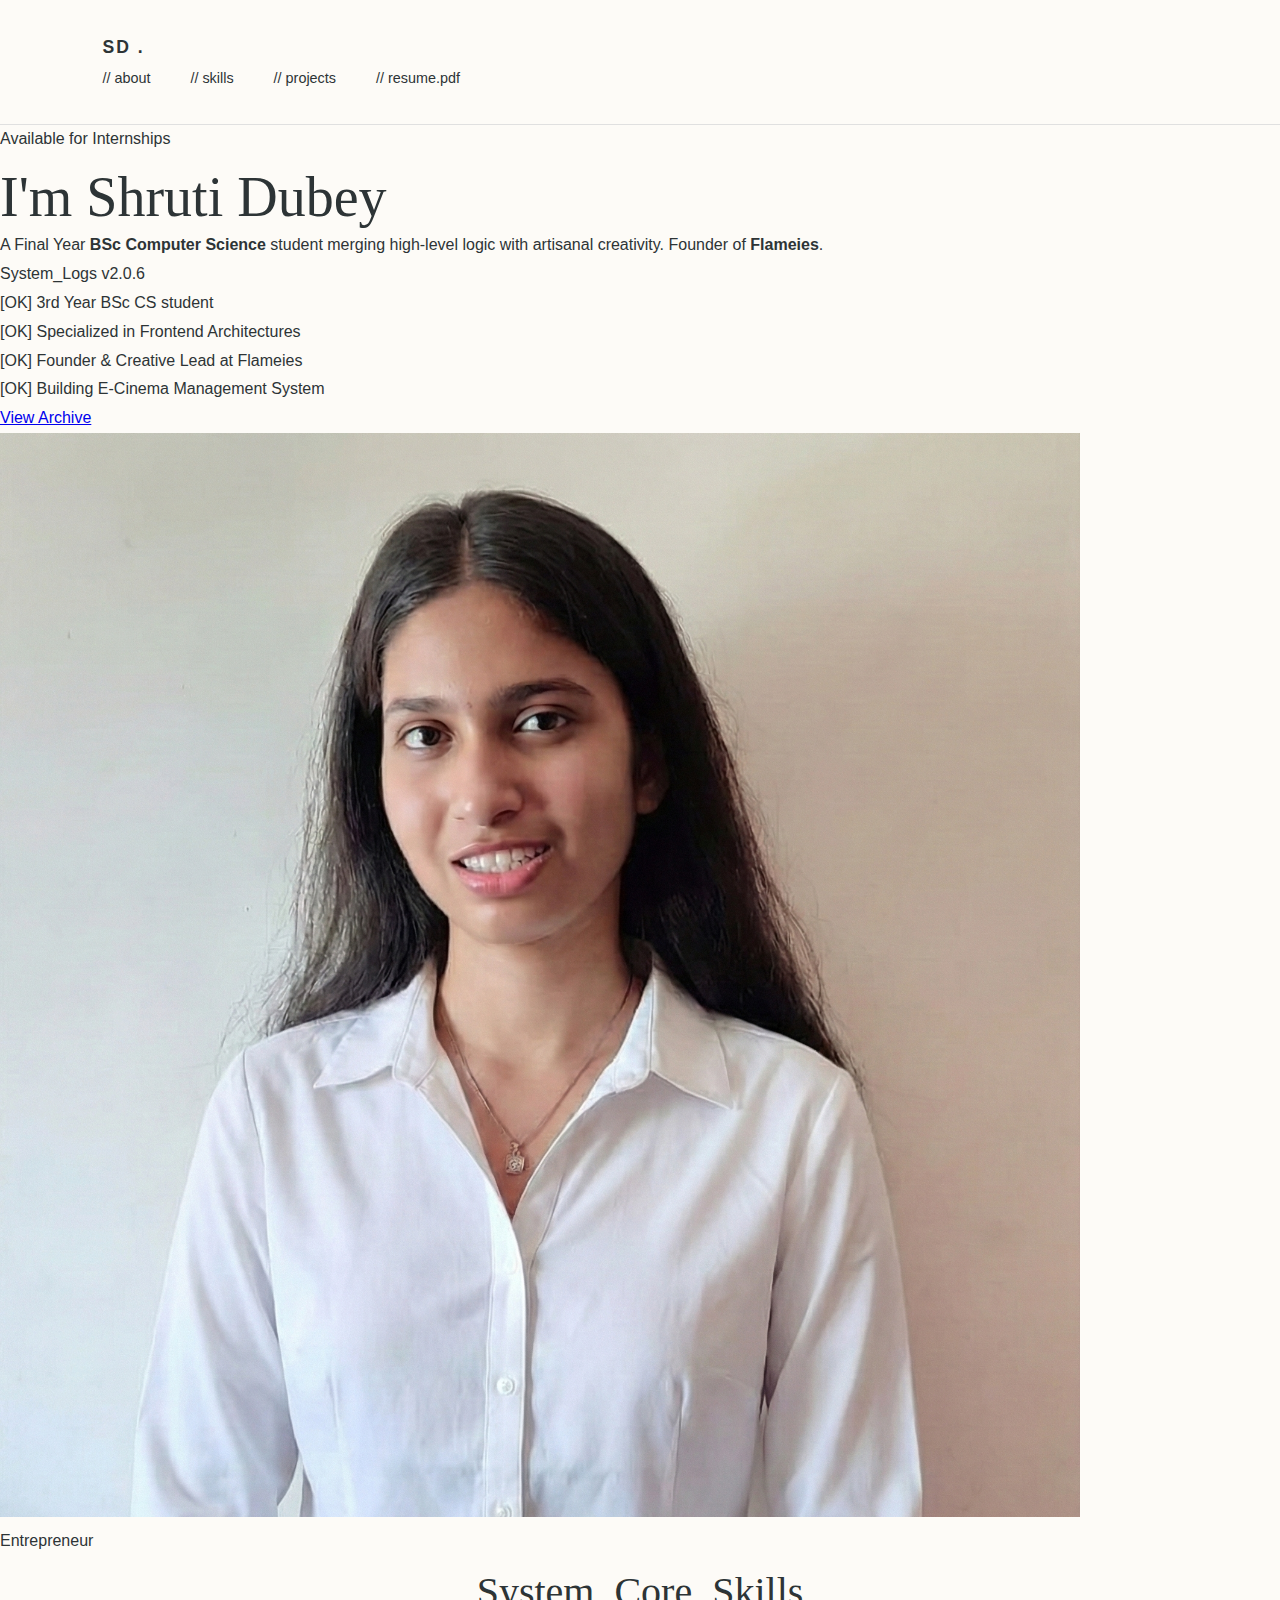
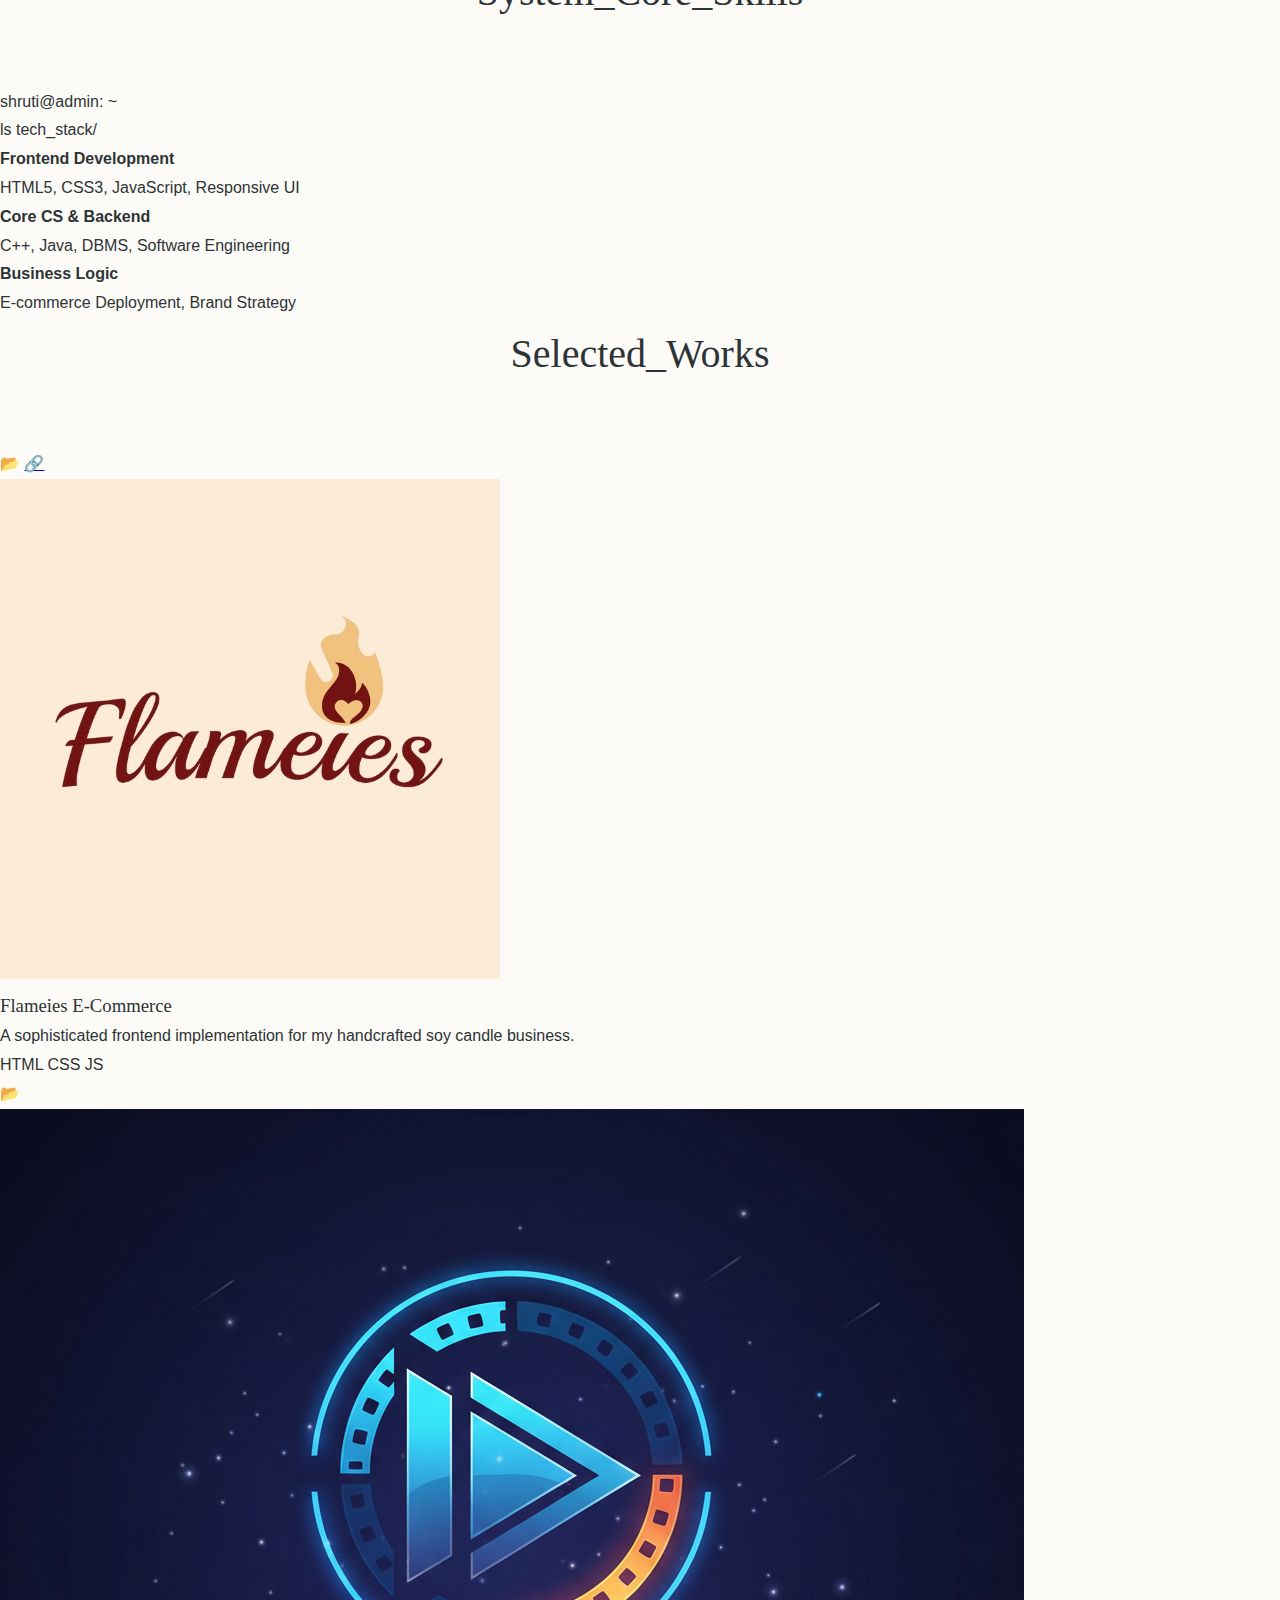
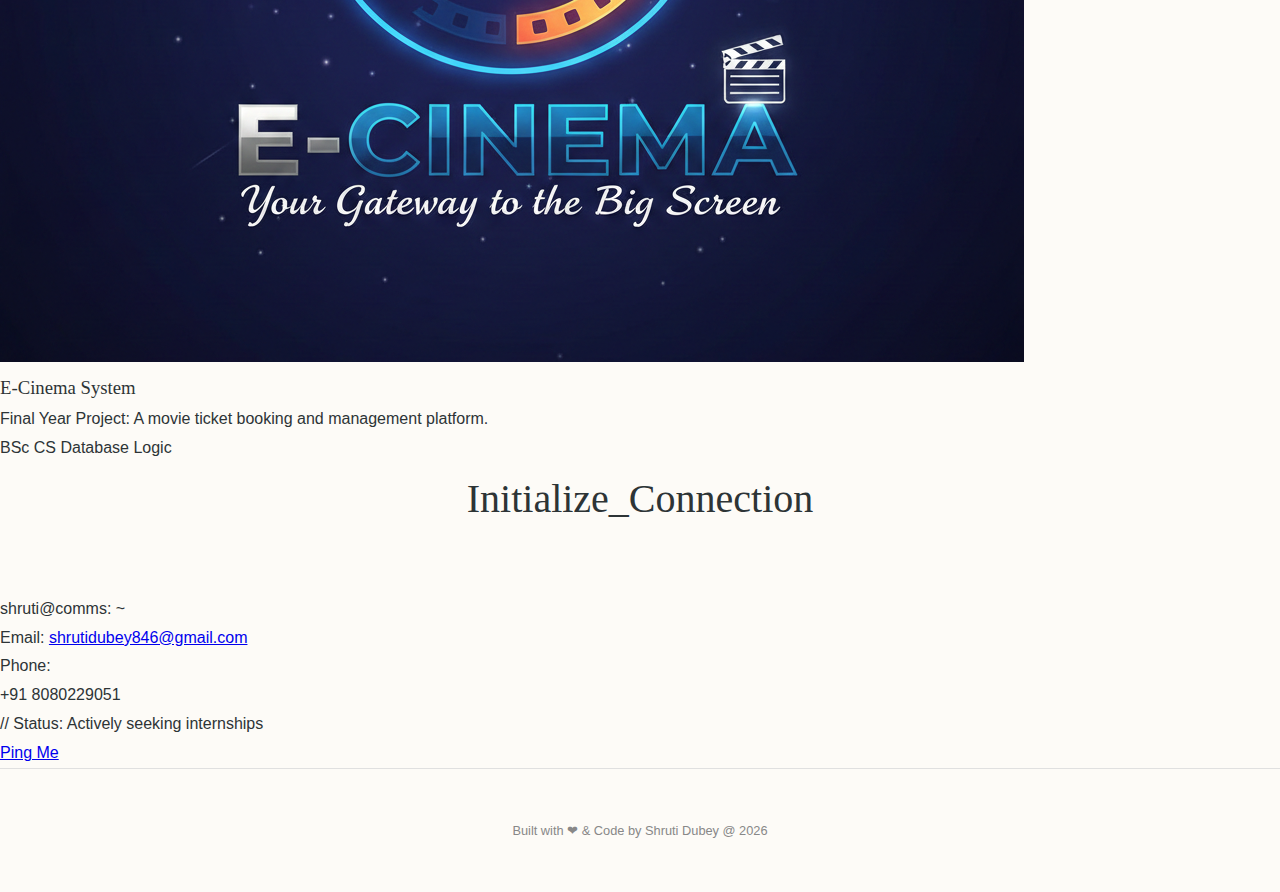
<file: index.html>
<!DOCTYPE html>
<html lang="en">
<head>
    <meta charset="UTF-8">
    <meta name="viewport" content="width=device-width, initial-scale=1.0">
    <title>Shruti Dubey | Digital Portfolio</title>
    <link rel="stylesheet" href="style.css">
    <link href="https://fonts.googleapis.com/css2?family=Space+Grotesk:wght@300;500;700&family=Fira+Code:wght@400;500&display=swap" rel="stylesheet">
</head>
<body class="bg-animate">

    <header>
        <div class="nav-blur">
            <div class="logo">SD <span class="dot">.</span></div>
            <nav>
                <ul>
                    <li><a href="#about">// about</a></li>
                    <li><a href="#skills">// skills</a></li>
                    <li><a href="#projects">// projects</a></li>
                    <li><a href="Shruti resume.pdf" class="resume-tag" download>// resume.pdf</a></li>
                </ul>
            </nav>
        </div>
    </header>

    <main class="container">
        <section id="about" class="hero">
            <div class="hero-inner">
                <div class="hero-content">
                    <div class="status-badge">Available for Internships</div>
                    <h1 class="glitch">I'm <span class="text-gradient">Shruti Dubey</span></h1>
                    <p class="hero-desc">
                        A Final Year <strong>BSc Computer Science</strong> student merging high-level logic with artisanal creativity. 
                        Founder of <strong>Flameies</strong>.
                    </p>
                    
                    <div class="system-log glass">
                        <div class="log-header">System_Logs v2.0.6</div>
                        <div class="log-body">
                            <p><span>[OK]</span> 3rd Year BSc CS student</p>
                            <p><span>[OK]</span> Specialized in Frontend Architectures</p>
                            <p><span>[OK]</span> Founder & Creative Lead at Flameies</p>
                            <p><span>[OK]</span> Building E-Cinema Management System</p>
                        </div>
                    </div>

                    <div class="cta-box">
                        <a href="#projects" class="btn-main">View Archive</a>
                    
                    </div>
                </div>
                <div class="hero-visual">
                    <div class="glass-frame">
                        <img src="images/myimage.png" alt="Shruti Dubey" class="profile-img">
                        <div class="photo-label">Entrepreneur</div>
                    </div>
                </div>
            </div>
        </section>

        <section id="skills" class="section-padding">
            <h2 class="section-title">System_Core_Skills</h2>
            <div class="terminal-box glass">
                <div class="terminal-header">
                    <span class="t-dot red"></span>
                    <span class="t-dot yellow"></span>
                    <span class="t-dot green"></span>
                    <span class="t-user">shruti@admin: ~</span>
                </div>
                <div class="terminal-body">
                    <p><span class="t-cmd">ls</span> tech_stack/</p>
                    <div class="skills-grid-new">
                        <div class="skill-category">
                            <h4>Frontend Development</h4>
                            <p>HTML5, CSS3, JavaScript, Responsive UI</p>
                        </div>
                        <div class="skill-category">
                            <h4>Core CS & Backend</h4>
                            <p>C++, Java, DBMS, Software Engineering</p>
                        </div>
                        <div class="skill-category">
                            <h4>Business Logic</h4>
                            <p>E-commerce Deployment, Brand Strategy</p>
                        </div>
                    </div>
                </div>
            </div>
        </section>

        <section id="projects" class="section-padding">
            <h2 class="section-title">Selected_Works</h2>
            <div class="grid-layout">
                <div class="card glass">
                    <div class="card-header">
                        <span class="folder-icon">📂</span>
                        <a href="https://8080shruti.github.io/flameies-IBM_project/" target="_blank">🔗</a>
                    </div>
                    <div class="project-logo-box">
                        <img src="images/flameies_logo.jpg" alt="Flameies Logo" class="project-thumb">
                    </div>
                    <h3>Flameies E-Commerce</h3>
                    <p>A sophisticated frontend implementation for my handcrafted soy candle business.</p>
                    <div class="tags"><span>HTML</span> <span>CSS</span> <span>JS</span></div>
                </div>

                <div class="card glass">
                    <div class="card-header">
                        <span class="folder-icon">📂</span>
                    </div>
                    <div class="project-logo-box">
                        <img src="images/E-cinema_logo.png" alt="E-Cinema Logo" class="project-thumb">
                    </div>
                    <h3>E-Cinema System</h3>
                    <p>Final Year Project: A movie ticket booking and management platform.</p>
                    <div class="tags"><span>BSc CS</span> <span>Database</span> <span>Logic</span></div>
                </div>
            </div>
        </section>

        <section id="contact" class="section-padding">
            <h2 class="section-title">Initialize_Connection</h2>
            <div class="contact-terminal glass">
                <div class="terminal-header">
                    <span class="t-dot red"></span><span class="t-dot yellow"></span><span class="t-dot green"></span>
                    <span class="t-user">shruti@comms: ~</span>
                </div>
                <div class="contact-grid">
                    <div class="contact-method">
                        <span class="t-cmd">Email:</span>
                        <a href="mailto:shrutidubey846@gmail.com" class="contact-link">shrutidubey846@gmail.com</a>
                    </div>
                    <div class="contact-method">
                        <span class="t-cmd">Phone:</span>
                        <p class="contact-link">+91 8080229051</p>
                    </div>
                    <div class="contact-status-box">
                        <p class="t-dim">// Status: Actively seeking internships</p>
                        <a href="mailto:shrutidubey846@gmail.com" class="ping-btn">Ping Me</a>
                    </div>
                </div>
            </div>
        </section>
    </main>

    <footer>
        <p>Built with <span class="heart">❤</span> & Code by Shruti Dubey @ 2026</p>
    </footer>

</body>
</html>
</file>
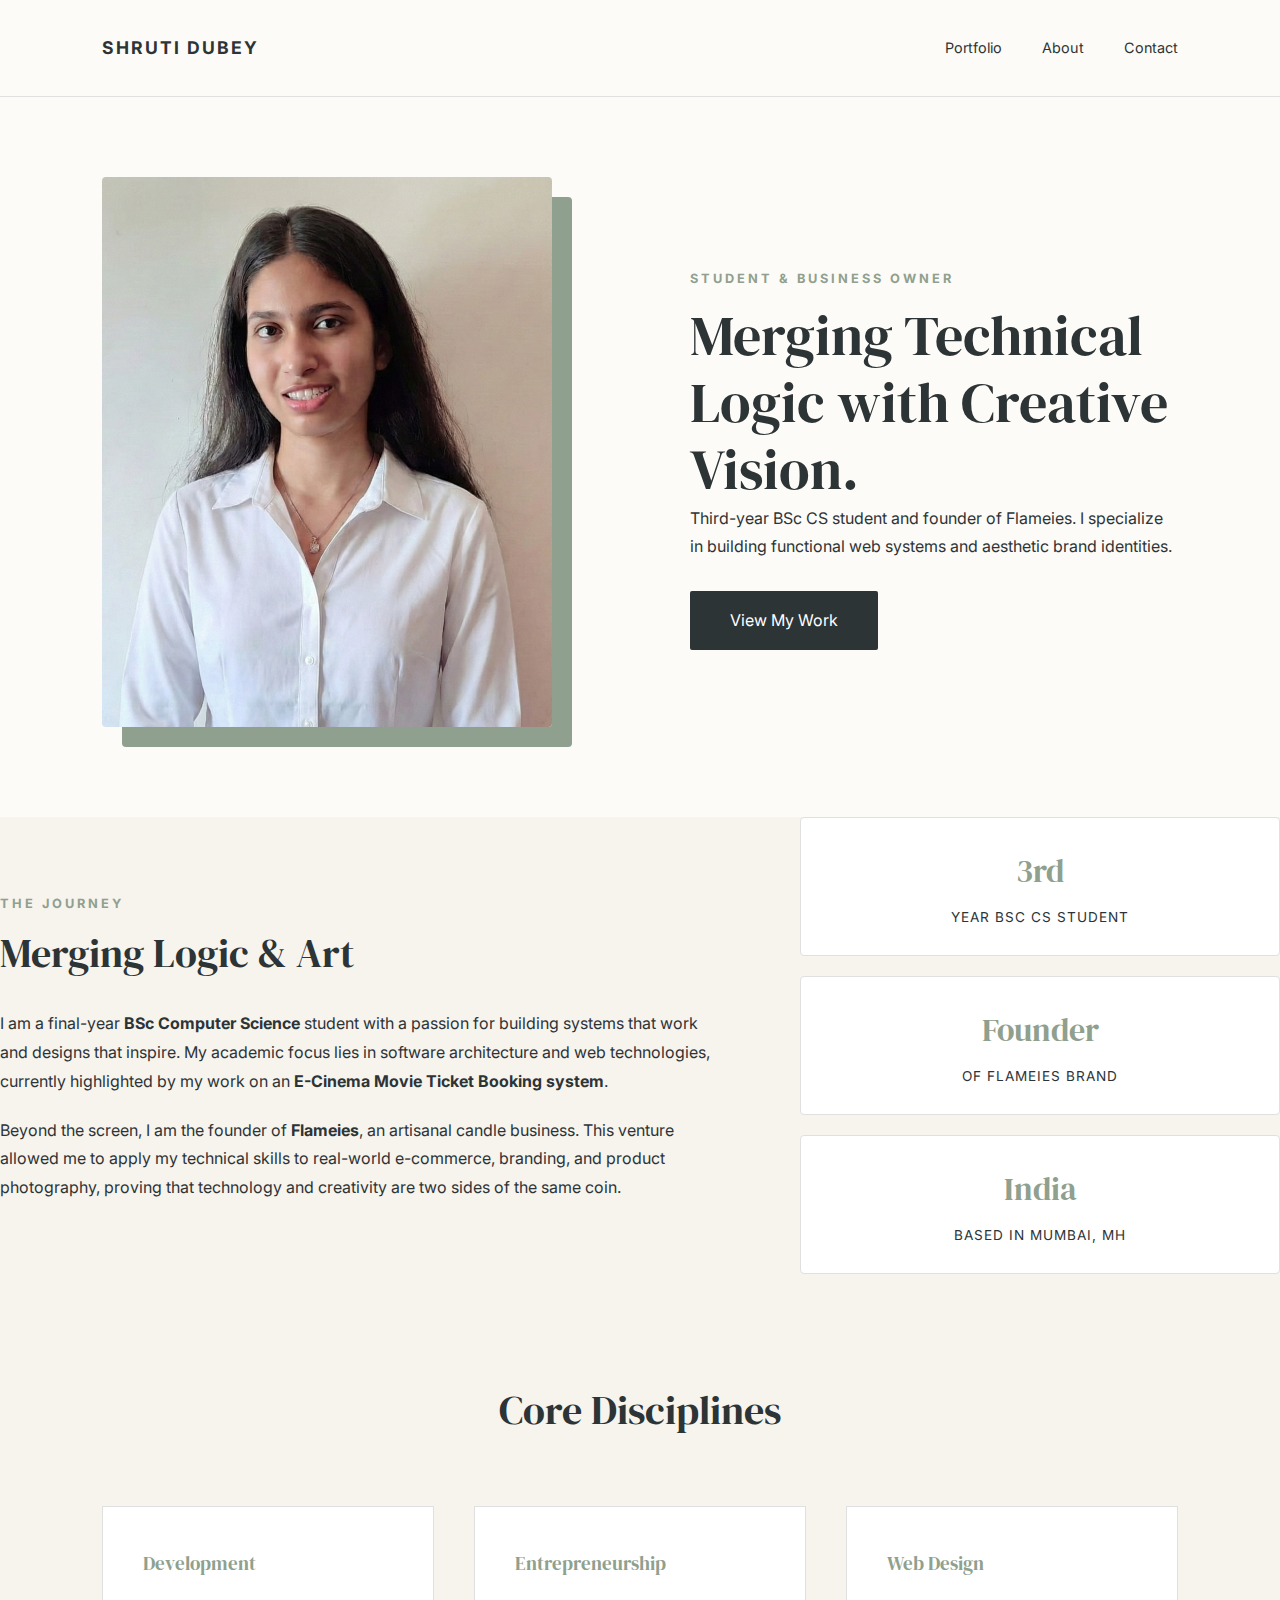
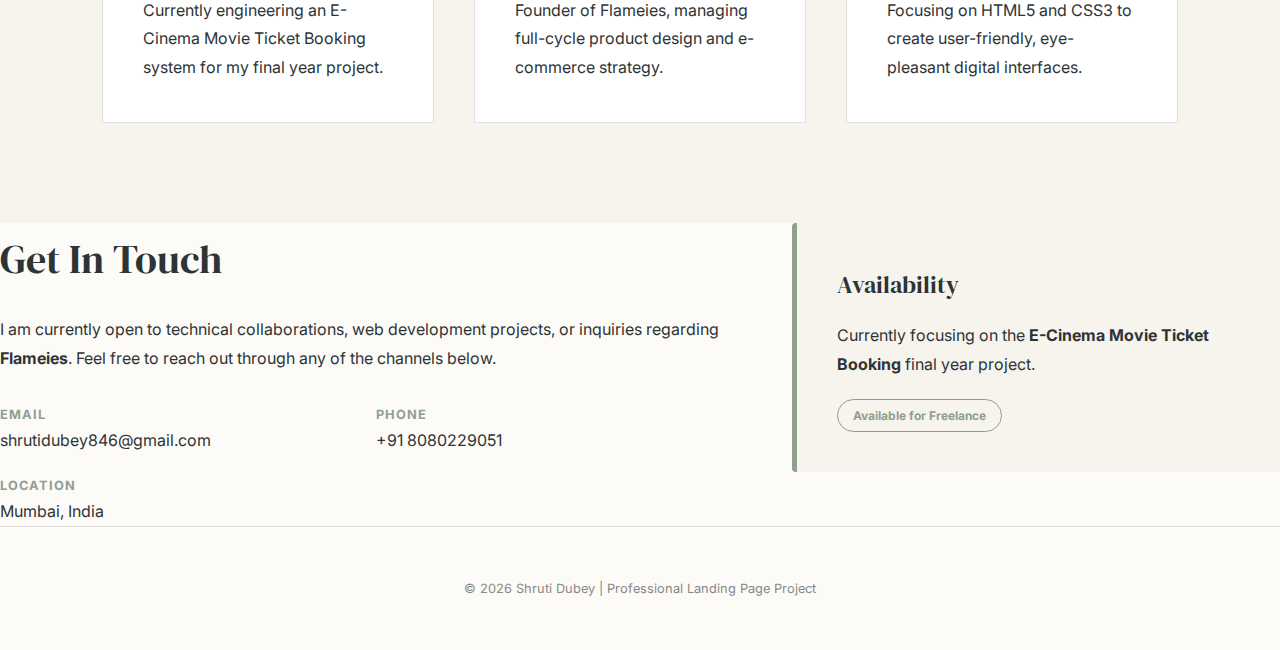
<file: landing.html>
<!DOCTYPE html>
<html lang="en">
<head>
    <meta charset="UTF-8">
    <meta name="viewport" content="width=device-width, initial-scale=1.0">
    <title>Shruti Dubey | Professional Landing Page</title>
    <link rel="stylesheet" href="style.css">
    <link href="https://fonts.googleapis.com/css2?family=DM+Serif+Display&family=Inter:wght@400;600&display=swap" rel="stylesheet">
</head>
<body>

    <header>
        <div class="logo">SHRUTI DUBEY</div>
        <nav>
            <ul>
                <li><a href="index.html">Portfolio</a></li>
                <li><a href="#about">About</a></li>
                <li><a href="#contact" class="btn-outline">Contact</a></li>
            </ul>
        </nav>
    </header>

    <main>
        <section class="hero-split">
            <div class="hero-image">
                <img src="myimage.png" alt="Shruti Dubey" class="main-photo">
            </div>
            <div class="hero-text">
                <span class="sub-head">Student & Business Owner</span>
                <h1>Merging Technical Logic with Creative Vision.</h1>
                <p>Third-year BSc CS student and founder of Flameies. I specialize in building functional web systems and aesthetic brand identities.</p>
                <a href="#projects" class="btn-solid">View My Work</a>
            </div>
        </section>
	<section id="about" class="section-padding alternate-bg">
    <div class="container about-grid">
        <div class="about-text">
            <span class="sub-head">The Journey</span>
            <h2 class="section-title" style="text-align: left; margin-bottom: 20px;">Merging Logic & Art</h2>
            <p>I am a final-year <strong>BSc Computer Science</strong> student with a passion for building systems that work and designs that inspire. My academic focus lies in software architecture and web technologies, currently highlighted by my work on an <strong>E-Cinema Movie Ticket Booking system</strong>.</p>
            
            <p style="margin-top: 20px;">Beyond the screen, I am the founder of <strong>Flameies</strong>, an artisanal candle business. This venture allowed me to apply my technical skills to real-world e-commerce, branding, and product photography, proving that technology and creativity are two sides of the same coin.</p>
        </div>

        <div class="about-stats">
            <div class="stat-box">
                <span class="stat-num">3rd</span>
                <p>Year BSc CS Student</p>
            </div>
            <div class="stat-box">
                <span class="stat-num">Founder</span>
                <p>of Flameies Brand</p>
            </div>
            <div class="stat-box">
                <span class="stat-num">India</span>
                <p>Based in Mumbai, MH</p>
            </div>
        </div>
    </div>
</section>

        <section id="projects" class="feature-section">
            <div class="container">
                <h2 class="section-title">Core Disciplines</h2>
                <div class="column-grid">
                    <div class="col">
                        <h3>Development</h3>
                        <p>Currently engineering an E-Cinema Movie Ticket Booking system for my final year project.</p>
                    </div>
                    <div class="col">
                        <h3>Entrepreneurship</h3>
                        <p>Founder of Flameies, managing full-cycle product design and e-commerce strategy.</p>
                    </div>
                    <div class="col">
                        <h3>Web Design</h3>
                        <p>Focusing on HTML5 and CSS3 to create user-friendly, eye-pleasant digital interfaces.</p>
                    </div>
                </div>
            </div>
        </section>
	<section id="contact" class="section-padding">
    <div class="container contact-wrapper">
        <div class="contact-info">
            <h2 class="section-title" style="text-align: left; margin-bottom: 20px;">Get In Touch</h2>
            <p>I am currently open to technical collaborations, web development projects, or inquiries regarding <strong>Flameies</strong>. Feel free to reach out through any of the channels below.</p>
            
            <div class="contact-details">
                <div class="contact-item">
                    <strong>Email</strong>
                    <p>shrutidubey846@gmail.com</p>
                </div>
                <div class="contact-item">
                    <strong>Phone</strong>
                    <p>+91 8080229051</p>
                </div>
                <div class="contact-item">
                    <strong>Location</strong>
                    <p>Mumbai, India</p>
                </div>
            </div>
        </div>

        <div class="contact-status">
            <div class="status-card">
                <h3>Availability</h3>
                <p>Currently focusing on the <strong>E-Cinema Movie Ticket Booking</strong> final year project.</p>
                <span class="status-indicator">Available for Freelance</span>
            </div>
        </div>
    </div>
</section>
    </main>

    <footer>
        <p>&copy; 2026 Shruti Dubey | Professional Landing Page Project</p>
    </footer>

</body>
</html>
</file>
<file: style.css>
/* --- Decent & Professional Palette --- */
:root {
    --bg-ivory: #fdfbf7;      /* Extremely soft on the eyes */
    --slate-dark: #2d3436;    /* Professional charcoal */
    --sage-muted: #8fa08e;    /* Calm, decent accent color */
    --border-light: #e0e0e0;
}

* { margin: 0; padding: 0; box-sizing: border-box; }

body {
    font-family: 'Inter', sans-serif;
    background-color: var(--bg-ivory);
    color: var(--slate-dark);
    line-height: 1.8;
}

h1, h2, h3 {
    font-family: 'DM Serif Display', serif;
    font-weight: 400;
}

/* --- Header Styling --- */
header {
    display: flex;
    justify-content: space-between;
    align-items: center;
    padding: 2rem 8%;
    border-bottom: 1px solid var(--border-light);
}

.logo { font-weight: bold; letter-spacing: 2px; font-size: 1.1rem; }
nav ul { display: flex; list-style: none; gap: 2.5rem; }
nav a { text-decoration: none; color: var(--slate-dark); font-size: 0.9rem; }

/* --- Hero Section (Divided into Columns) --- */
.hero-split {
    display: flex;
    align-items: center;
    padding: 80px 8%;
    gap: 100px;
    min-height: 80vh;
}

.hero-image, .hero-text { flex: 1; }

.main-photo {
    width: 100%;
    max-width: 450px;
    height: 550px;
    object-fit: cover;
    border-radius: 4px; /* Professional sharp-soft corners */
    box-shadow: 20px 20px 0px var(--sage-muted); /* Distinct decent box effect */
}

.sub-head { color: var(--sage-muted); text-transform: uppercase; letter-spacing: 3px; font-size: 0.8rem; font-weight: bold; }
h1 { font-size: 3.5rem; margin-top: 10px; line-height: 1.2; }

/* --- Three Column Grid (Item Arrangement) --- */
.feature-section {
    padding: 100px 8%;
    background-color: #f7f3ed;
}

.section-title { text-align: center; margin-bottom: 60px; font-size: 2.5rem; }

.column-grid {
    display: grid;
    grid-template-columns: repeat(3, 1fr);
    gap: 40px;
}

.col {
    background: #fff;
    padding: 40px;
    border: 1px solid var(--border-light);
    transition: 0.3s ease;
}

.col:hover { border-color: var(--sage-muted); }
.col h3 { margin-bottom: 15px; color: var(--sage-muted); }

/* --- Buttons & Footer --- */
.btn-solid {
    display: inline-block;
    background: var(--slate-dark);
    color: #fff;
    padding: 15px 40px;
    text-decoration: none;
    margin-top: 30px;
    border-radius: 2px;
}

footer {
    text-align: center;
    padding: 50px;
    font-size: 0.8rem;
    color: #888;
    border-top: 1px solid var(--border-light);
}

/* --- Responsiveness (Avoids Overlapping) --- */
@media (max-width: 900px) {
    .hero-split { flex-direction: column; text-align: center; gap: 50px; }
    .column-grid { grid-template-columns: 1fr; }
}

/* --- Contact Section Styles --- */
.contact-wrapper {
    display: flex;
    justify-content: space-between;
    gap: 60px;
    align-items: flex-start;
}

.contact-info {
    flex: 1.2;
}

.contact-details {
    margin-top: 30px;
    display: grid;
    grid-template-columns: 1fr 1fr;
    gap: 20px;
}

.contact-item strong {
    display: block;
    color: var(--sage-muted);
    font-size: 0.8rem;
    text-transform: uppercase;
    letter-spacing: 1px;
}

/* Availability Card */
.contact-status {
    flex: 0.8;
}

.status-card {
    background: #f7f3ed;
    padding: 40px;
    border-radius: 4px;
    border-left: 5px solid var(--sage-muted);
}

.status-card h3 {
    margin-bottom: 15px;
    font-size: 1.5rem;
}

.status-indicator {
    display: inline-block;
    margin-top: 20px;
    font-size: 0.75rem;
    font-weight: bold;
    color: var(--sage-muted);
    border: 1px solid var(--sage-muted);
    padding: 5px 15px;
    border-radius: 50px;
}

/* Responsive View */
@media (max-width: 768px) {
    .contact-wrapper {
        flex-direction: column;
    }
    .contact-details {
        grid-template-columns: 1fr;
    }
}

/* --- About Section Specifics --- */
.alternate-bg {
    background-color: #f7f3ed; /* Slightly darker ivory for section separation */
}

.about-grid {
    display: flex;
    align-items: center;
    gap: 80px;
}

.about-text {
    flex: 1.5;
}

.about-stats {
    flex: 1;
    display: grid;
    grid-template-columns: 1fr;
    gap: 20px;
}

/* Stat Boxes for a Decent Layout */
.stat-box {
    background: #fff;
    padding: 25px;
    border-radius: 4px;
    border: 1px solid var(--border-light);
    text-align: center;
    transition: 0.3s ease;
}

.stat-box:hover {
    transform: translateY(-5px);
    border-color: var(--sage-muted);
}

.stat-num {
    display: block;
    font-family: 'DM Serif Display', serif;
    font-size: 2rem;
    color: var(--sage-muted);
    margin-bottom: 5px;
}

.stat-box p {
    font-size: 0.85rem;
    text-transform: uppercase;
    letter-spacing: 1px;
    color: var(--slate-dark);
}

/* Responsive Handling */
@media (max-width: 900px) {
    .about-grid {
        flex-direction: column;
        text-align: center;
    }
    .about-stats {
        width: 100%;
        grid-template-columns: 1fr 1fr;
    }
}
</file>
